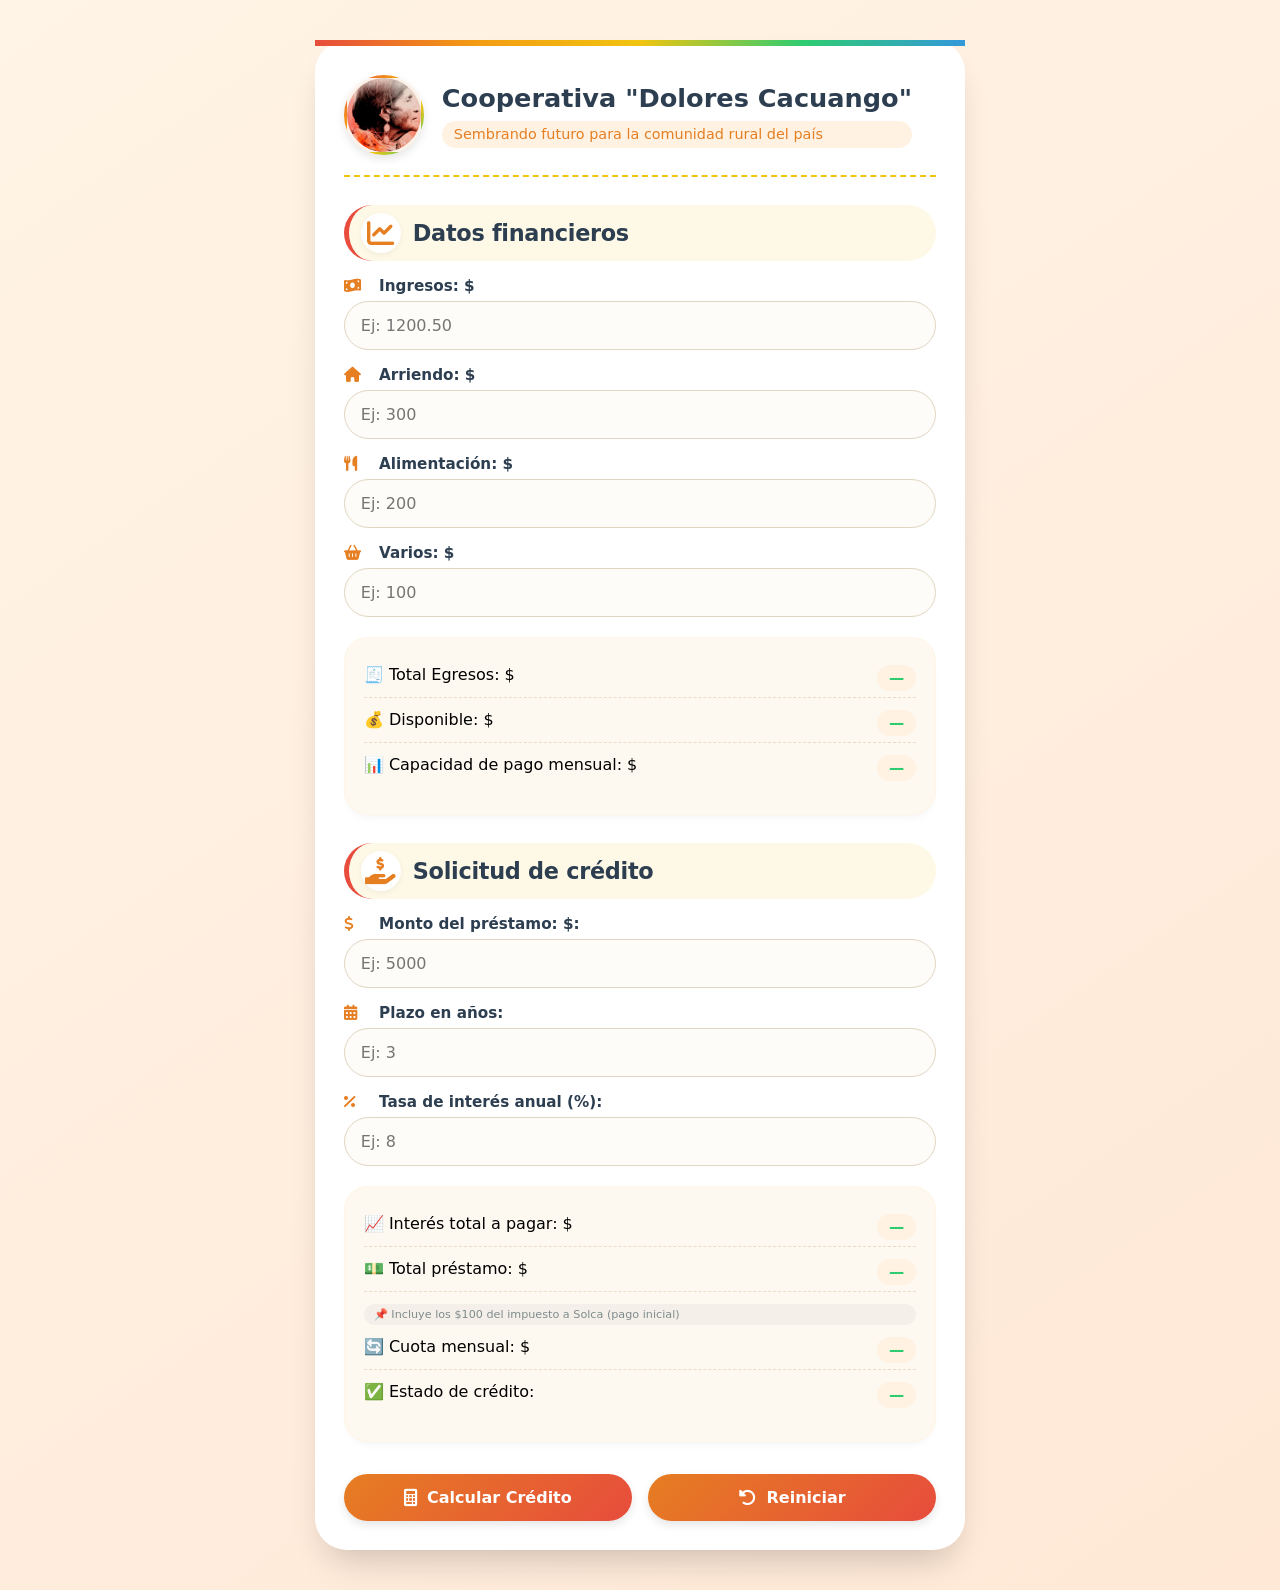
<file: index.html>
<!DOCTYPE html>
<html lang="es">
<head>
    <meta charset="UTF-8">
    <meta name="viewport" content="width=device-width, initial-scale=1.0, user-scalable=yes">
    <title>Simulador de Crédito | Cooperativa Dolores Cacuango</title>
    <link rel="stylesheet" href="https://cdnjs.cloudflare.com/ajax/libs/font-awesome/6.0.0-beta3/css/all.min.css">
    <link rel="stylesheet" href="simulador.css">
    <script src="funciones.js"></script>
    <script src="simulador.js"></script>    
</head>
<body>
    <div class="container">
        <div class="header">
            <img src="Dolores Cacuango.png" alt="Logo" class="logo-img">
            <h1>Cooperativa "Dolores Cacuango"<br><span class="slogan">Sembrando futuro para la comunidad rural del país</span></h1>
        </div>

        <div class="section-title">
            <i class="fas fa-chart-line section-icon"></i>
            <h2>Datos financieros</h2>
        </div>

        <label for="txtIngresos"><i class="fas fa-money-bill-wave"></i> Ingresos: $</label>
        <input type="number" id="txtIngresos" placeholder="Ej: 1200.50" step="0.01" min="0">

        <label for="txtArriendo"><i class="fas fa-home"></i> Arriendo: $</label>
        <input type="number" id="txtArriendo" placeholder="Ej: 300" step="0.01" min="0">

        <label for="txtAlimentacion"><i class="fas fa-utensils"></i> Alimentación: $</label>
        <input type="number" id="txtAlimentacion" placeholder="Ej: 200" step="0.01" min="0">

        <label for="txtVarios"><i class="fas fa-shopping-basket"></i> Varios: $</label>
        <input type="number" id="txtVarios" placeholder="Ej: 100" step="0.01" min="0">

        <div class="result-card">
            <p>🧾 Total Egresos: $ <span id="spnEgresos">—</span></p>
            <p>💰 Disponible: $ <span id="spnDisponible">—</span></p>
            <p>📊 Capacidad de pago mensual: $ <span id="spnCapacidadPago">—</span></p>
        </div>

        <div class="section-title">
            <i class="fas fa-hand-holding-usd section-icon"></i>
            <h2>Solicitud de crédito</h2>
        </div>

        <label for="txtMonto"><i class="fas fa-dollar-sign"></i> Monto del préstamo: $:</label>
        <input type="number" id="txtMonto" placeholder="Ej: 5000" step="0.01" min="0">

        <label for="txtPlazo"><i class="fas fa-calendar-alt"></i> Plazo en años:</label>
        <input type="number" id="txtPlazo" placeholder="Ej: 3" step="1" min="1" max="12">

        <label for="txtTasaInteres"><i class="fas fa-percent"></i> Tasa de interés anual (%):</label>
        <input type="number" id="txtTasaInteres" placeholder="Ej: 8" step="1" min="1" max="20">

        <div class="result-card">
            <p>📈 Interés total a pagar: $ <span id="spnInteresPagar">—</span></p>
            <p>💵 Total préstamo: $ <span id="spnTotalPrestamo">—</span></p>
            <p class="aclaracion-solca">📌 Incluye los $100 del impuesto a Solca (pago inicial)</p>
            <p>🔄 Cuota mensual: $ <span id="spnCuotaMensual">—</span></p>
            <p>✅ Estado de crédito: <span id="spnEstadoCredito">—</span></p>
        </div>

        <div class="buttons">
            <button id="btnCalcularCredito" onclick="validarYCalcular()"><i class="fas fa-calculator"></i> Calcular Crédito</button>
            <button id="btnReiniciar" onclick="reiniciar()"><i class="fas fa-undo-alt"></i> Reiniciar</button>
        </div>
    </div>

    <script>
        function validarYCalcular() {
            const inputs = ["txtIngresos", "txtArriendo", "txtAlimentacion", "txtVarios", "txtMonto", "txtPlazo", "txtTasaInteres"];
            let errores = [];
            inputs.forEach(id => {
                let val = parseFloat(document.getElementById(id).value);
                if (isNaN(val) || val < 0) {
                    errores.push(id);
                }
            });
            if (errores.length > 0) {
                alert("Por favor completa todos los campos con valores positivos.");
                return;
            }
            calcular();
        }
    </script>
</body>
</html>
</file>
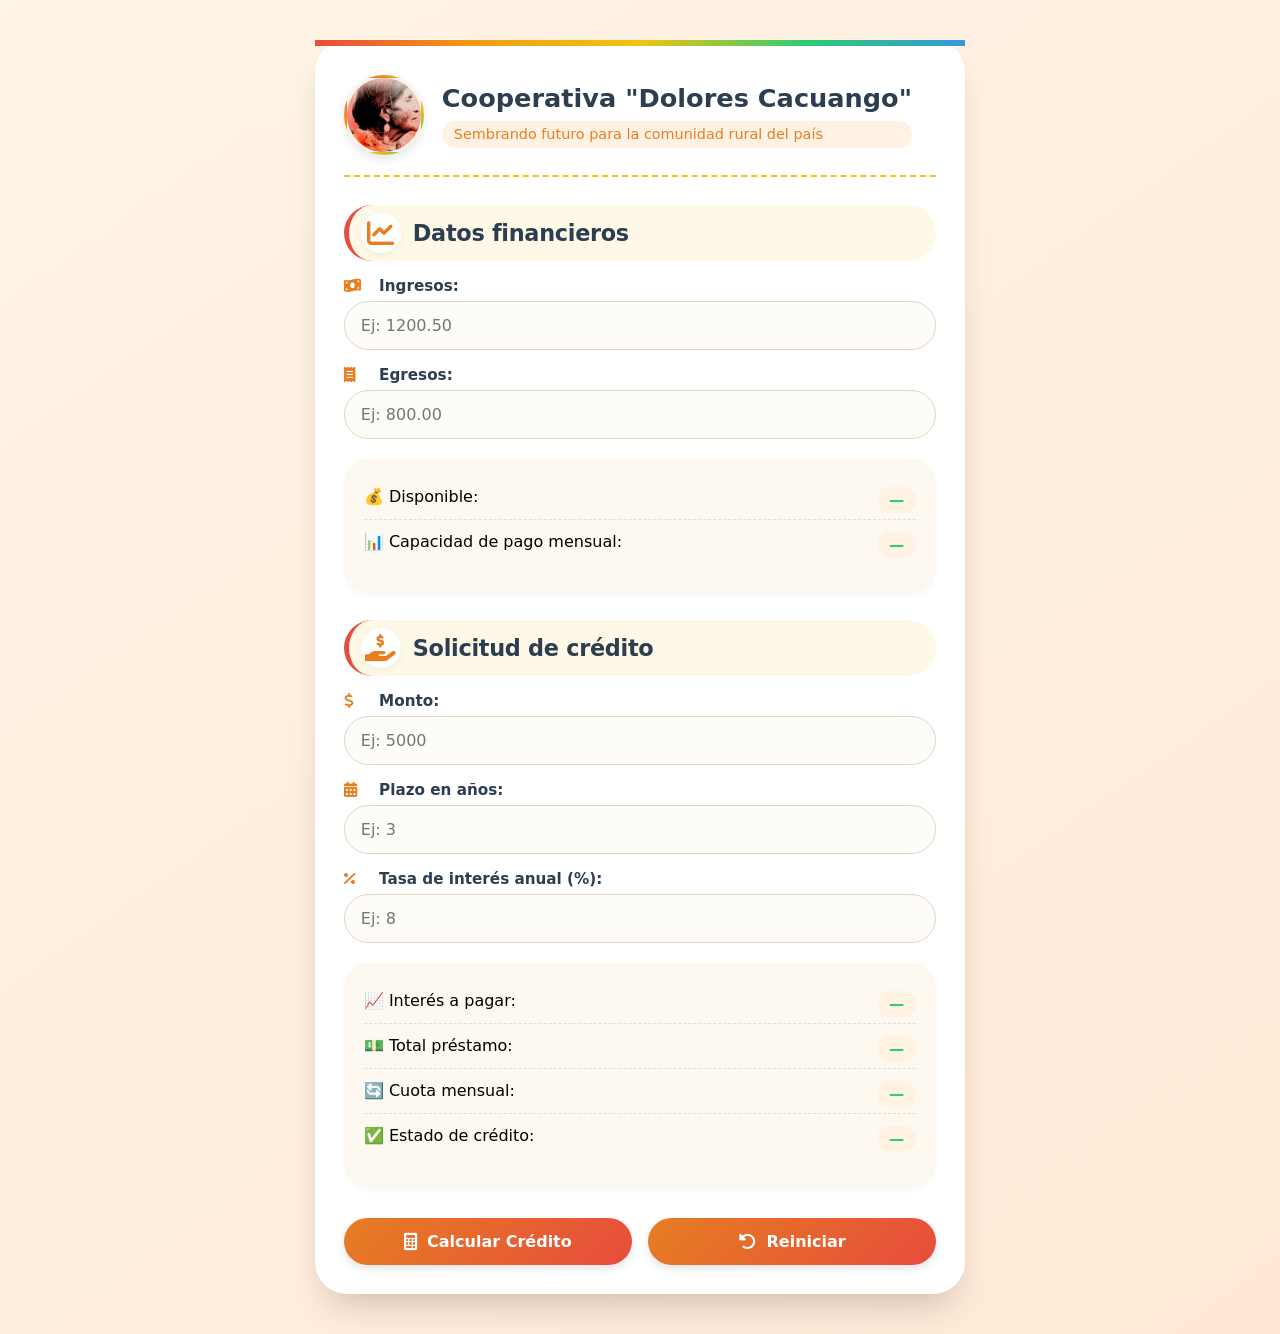
<file: simulador.html>
<!DOCTYPE html>
<html lang="es">
<head>
    <meta charset="UTF-8">
    <meta name="viewport" content="width=device-width, initial-scale=1.0, user-scalable=yes">
    <title>Simulador de Crédito | Cooperativa Dolores Cacuango</title>
    <!-- FontAwesome para íconos -->
    <link rel="stylesheet" href="https://cdnjs.cloudflare.com/ajax/libs/font-awesome/6.0.0-beta3/css/all.min.css">
    <!-- CSS mejorado y en armonía -->
    <link rel="stylesheet" href="simulador.css">
    <!-- Tus archivos JS originales (sin modificar) -->
    <script src="funciones.js"></script>
    <script src="simulador.js"></script>     
</head>
<body>
    <div class="container">
        <!-- Encabezado con logo y nombre -->
        <div class="header">
            <img src="Dolores Cacuango.png" alt="Retrato de Dolores Cacuango, líder indígena ecuatoriana" class="logo-img">
            <h1>Cooperativa "Dolores Cacuango"<br><span class="slogan">Sembrando futuro para la comunidad rural del país</span></h1>
        </div>

        <!-- Sección Datos financieros con ícono -->
        <div class="section-title">
            <i class="fas fa-chart-line section-icon"></i>
            <h2>Datos financieros</h2>
        </div>

        <label for="txtIngresos"><i class="fas fa-money-bill-wave"></i> Ingresos:</label>
        <input type="text" id="txtIngresos" placeholder="Ej: 1200.50">

        <label for="txtEgresos"><i class="fas fa-receipt"></i> Egresos:</label>
        <input type="text" id="txtEgresos" placeholder="Ej: 800.00">

        <div class="result-card">
            <p>💰 Disponible: <span id="spnDisponible">—</span></p>
            <p>📊 Capacidad de pago mensual: <span id="spnCapacidadPago">—</span></p>
        </div>

        <!-- Sección Solicitud de crédito con ícono -->
        <div class="section-title">
            <i class="fas fa-hand-holding-usd section-icon"></i>
            <h2>Solicitud de crédito</h2>
        </div>

        <label for="txtMonto"><i class="fas fa-dollar-sign"></i> Monto:</label>
        <input type="text" id="txtMonto" placeholder="Ej: 5000">

        <label for="txtPlazo"><i class="fas fa-calendar-alt"></i> Plazo en años:</label>
        <input type="text" id="txtPlazo" placeholder="Ej: 3">

        <label for="txtTasaInteres"><i class="fas fa-percent"></i> Tasa de interés anual (%):</label>
        <input type="text" id="txtTasaInteres" placeholder="Ej: 8">

        <div class="result-card">
            <p>📈 Interés a pagar: <span id="spnInteresPagar">—</span></p>
            <p>💵 Total préstamo: <span id="spnTotalPrestamo">—</span></p>
            <p>🔄 Cuota mensual: <span id="spnCuotaMensual">—</span></p>
            <p>✅ Estado de crédito: <span id="spnEstadoCredito">—</span></p>
        </div>

        <div class="buttons">
            <button id="btnCalcularCredito" onclick="calcular()"><i class="fas fa-calculator"></i> Calcular Crédito</button>
            <button id="btnReiniciar" onclick="reiniciar()"><i class="fas fa-undo-alt"></i> Reiniciar</button>
        </div>
    </div>
</body>
</html>
</file>
<file: simulador.css>
/* ===== ESTILOS WIPHALA - COOPERATIVA DOLORES CACUANGO ===== */
/* Inspirado en la simbología andina para una comunidad rural */
* {
    margin: 0;
    padding: 0;
    box-sizing: border-box;
}

body {
    font-family: 'Segoe UI', 'Poppins', system-ui, -apple-system, 'Roboto', sans-serif;
    /* Fondo suave que evoca la tierra */
    background: linear-gradient(145deg, #FFF4E6 0%, #FFE8D6 100%);
    padding: 20px;
    min-height: 100vh;
}

.container {
    max-width: 650px;
    width: 95%;
    margin: 20px auto;
    background: #ffffff;
    border-radius: 32px;
    box-shadow: 0 20px 35px -12px rgba(0, 0, 0, 0.2);
    padding: 1.8rem;
    transition: all 0.3s ease;
    /* Borde superior con los colores de la Wiphala */
    border-top: 6px solid;
    border-image: linear-gradient(90deg, #E74C3C, #F39C12, #F1C40F, #2ECC71, #3498DB) 1;
    border-top-style: solid;
}

/* ===== ENCABEZADO CON IMAGEN ===== */
.header {
    display: flex;
    align-items: center;
    gap: 18px;
    flex-wrap: wrap;
    margin-bottom: 28px;
    border-bottom: 2px dashed #F1C40F;
    padding-bottom: 20px;
}

.logo-img {
    width: 80px;
    height: 80px;
    object-fit: cover;
    border-radius: 50%;
    /* Borde con los colores de la Wiphala alrededor de la imagen */
    border: 3px solid;
    border-image: linear-gradient(135deg, #E74C3C, #F39C12, #F1C40F, #2ECC71) 1;
    box-shadow: 0 4px 10px rgba(0, 0, 0, 0.1);
    background-color: #FDF2E9;
}

h1 {
    font-size: 1.6rem;
    color: #2C3E50;
    line-height: 1.3;
    margin: 0;
    font-weight: 700;
}

.slogan {
    font-size: 0.9rem;
    font-weight: 500;
    color: #E67E22;
    display: block;
    margin-top: 6px;
}

/* ===== TÍTULOS DE SECCIÓN ===== */
.section-title {
    display: flex;
    align-items: center;
    gap: 12px;
    margin: 28px 0 16px 0;
    background: #FEF9E6;
    padding: 8px 12px;
    border-radius: 60px;
    border-left: 5px solid #E74C3C; /* Rojo: Tierra y conocimiento */
}

.section-icon {
    font-size: 1.7rem;
    color: #E67E22;
    background: white;
    width: 40px;
    height: 40px;
    display: inline-flex;
    align-items: center;
    justify-content: center;
    border-radius: 50%;
    box-shadow: 0 2px 6px rgba(0,0,0,0.05);
}

h2 {
    font-size: 1.4rem;
    margin: 0;
    color: #2C3E50;
    font-weight: 600;
    letter-spacing: -0.3px;
}

/* ===== FORMULARIOS ===== */
label {
    display: block;
    margin-top: 16px;
    margin-bottom: 6px;
    font-weight: 600;
    color: #2C3E50;
    font-size: 0.95rem;
}

label i {
    color: #E67E22;
    width: 24px;
    margin-right: 6px;
}

input {
    width: 100%;
    padding: 14px 16px;
    font-size: 1rem;
    border-radius: 28px;
    border: 1.5px solid #E0D5C1;
    background-color: #FEFCF8;
    transition: all 0.2s;
    font-family: inherit;
}

input:focus {
    outline: none;
    border-color: #E67E22;
    box-shadow: 0 0 0 3px rgba(230, 126, 34, 0.2);
    background-color: #ffffff;
}

/* ===== TARJETAS DE RESULTADO ===== */
.result-card {
    background: #FDF8F0;
    border-radius: 24px;
    padding: 16px 20px;
    margin: 20px 0 10px 0;
    box-shadow: inset 0 0 0 1px #FFF6E8, 0 6px 12px -8px rgba(0,0,0,0.1);
}

.result-card p {
    margin: 12px 0;
    font-size: 1rem;
    display: flex;
    justify-content: space-between;
    flex-wrap: wrap;
    border-bottom: 1px dashed #E9DCC9;
    padding-bottom: 6px;
}

.result-card p:last-child {
    border-bottom: none;
}

span {
    font-weight: 800;
    color: #2ECC71; /* Verde: economía, producción y esperanza */
    background: #FFF2E2;
    padding: 4px 12px;
    border-radius: 40px;
    font-size: 0.95rem;
}

/* ===== BOTONES ===== */
.buttons {
    margin-top: 32px;
    display: flex;
    gap: 16px;
    flex-wrap: wrap;
    justify-content: center;
}

button {
    flex: 1;
    min-width: 140px;
    padding: 14px 8px;
    font-weight: bold;
    font-size: 1rem;
    border: none;
    border-radius: 60px;
    /* Gradiente de naranja (sociedad) a rojo (tierra) */
    background: linear-gradient(135deg, #E67E22, #E74C3C);
    color: white;
    cursor: pointer;
    transition: transform 0.1s, box-shadow 0.2s;
    display: inline-flex;
    align-items: center;
    justify-content: center;
    gap: 10px;
    font-family: inherit;
    box-shadow: 0 4px 8px rgba(0,0,0,0.1);
}

button i {
    font-size: 1.1rem;
}

button:hover {
    background: linear-gradient(135deg, #D35400, #C0392B);
    transform: scale(1.01);
    box-shadow: 0 8px 16px rgba(0,0,0,0.15);
}

button:active {
    transform: scale(0.98);
}

/* ===== RESPONSIVE ===== */
@media (max-width: 550px) {
    .container {
        padding: 1.2rem;
        width: 100%;
    }
    .header {
        flex-direction: column;
        text-align: center;
        gap: 10px;
    }
    h1 {
        font-size: 1.3rem;
    }
    .slogan {
        font-size: 0.8rem;
    }
    .section-title {
        padding: 5px 10px;
    }
    h2 {
        font-size: 1.2rem;
    }
    .result-card p {
        flex-direction: column;
        gap: 6px;
        align-items: flex-start;
    }
    button {
        padding: 12px 8px;
        font-size: 0.9rem;
    }
}

/* ===== ACCESIBILIDAD ===== */
input, button {
    -webkit-tap-highlight-color: transparent;
}

/* Aclaración impuesto SOLCA - más pequeña y alineada a la izquierda */
.result-card p.aclaracion-solca {
    font-size: 0.7rem !important;
    color: #7F8C8D;
    background: #F4F0E9;
    padding: 4px 10px;
    border-radius: 16px;
    margin: 4px 0 10px 0;
    text-align: left;
    justify-content: flex-start;
    border-bottom: none;
}

/* En responsive */
@media (max-width: 550px) {
    .result-card p.aclaracion-solca {
        font-size: 0.65rem !important;
        text-align: left;
    }
}
</file>
